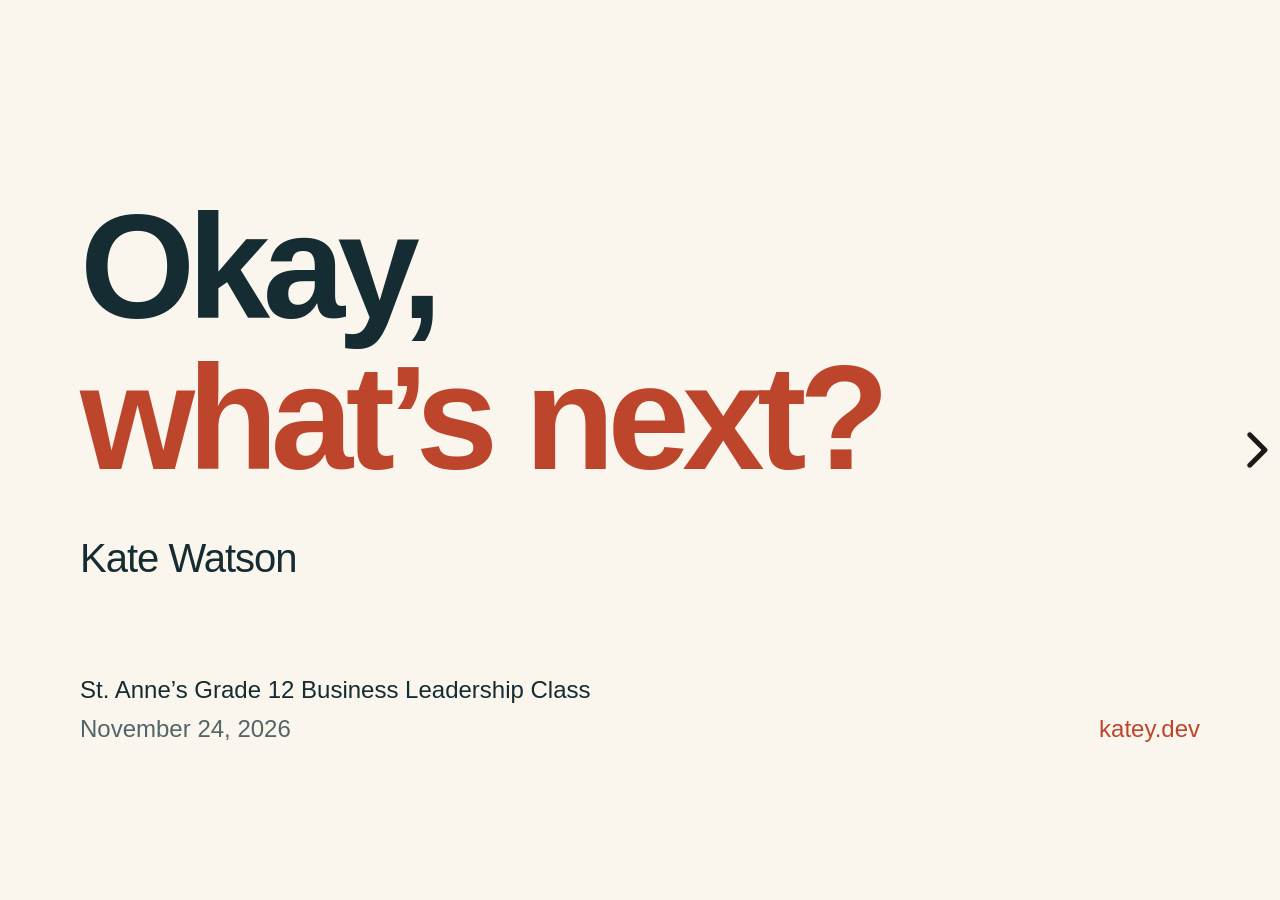
<file: index.html>
<!doctype html>
<html lang="en">
  <head>
    <meta charset="utf-8" />
    <meta name="viewport" content="width=device-width, initial-scale=1.0" />
    <meta name="description" content="Okay, what’s next? A talk by Kate Watson for St. Anne’s Grade 12 Business Leadership class." />
    <title>Okay, what’s next? · Kate Watson</title>

    <link rel="stylesheet" href="vendor/reveal/reset.css" />
    <link rel="stylesheet" href="vendor/reveal/reveal.css" />
    <link rel="stylesheet" href="styles.css?v=corner-art" />
  </head>
  <body>
    <div class="reveal">
      <div class="slides">
        <section id="hello" class="title-slide" data-background-color="#faf6ed" aria-labelledby="talk-title">
          <div class="frame title-frame">
            <h1 id="talk-title"><span>Okay,</span><span class="accent">what’s next?</span></h1>
            <p class="presenter">Kate Watson</p>
            <div class="title-footer">
              <p>St. Anne’s Grade 12 Business Leadership Class<br /><time datetime="2026-11-24">November 24, 2026</time></p>
              <a href="https://katey.dev">katey.dev</a>
            </div>
          </div>
          
        </section>

        <section id="my-path" class="path-slide" data-background-color="#ffffff" aria-labelledby="path-title">
          <div class="frame path-frame">
            <h2 id="path-title">How I got here</h2>
            <div class="career-collage">
              <figure class="university"><img src="assets/waterloo.svg" width="250" height="250" alt="University of Waterloo seal" /></figure>
              <figure class="university"><img src="assets/bowling-green.svg" width="293" height="293" alt="Bowling Green State University seal" /></figure>
              <figure><img src="assets/school-of-athens.png" alt="Raphael’s School of Athens, representing philosophy and teaching" /></figure>
              <figure><img src="assets/citizens-against-government-waste.jpg" width="438" height="184" alt="Citizens Against Government Waste" /></figure>
              <figure><img src="assets/parliament.jpeg" alt="Canada’s Parliament buildings in Ottawa" /></figure>
              <figure class="mcgraw-hill"><img src="assets/mcgraw-hill.svg" width="432" height="432" alt="McGraw Hill" /></figure>
              <figure class="pillpack"><img src="assets/pillpack.jpg" width="349" height="286" alt="PillPack by Amazon Pharmacy" /></figure>
              <figure><img src="assets/abridge.jpg" width="2400" height="1260" alt="Abridge" /></figure>
            </div>
          </div>
          
        </section>

        <section id="the-leap" class="image-slide" data-background-color="#152c32" aria-label="Kate skydiving">
          <img class="slide-image" src="assets/skydiving.jpeg" width="3840" height="2160" alt="Kate smiling during a tandem skydive, with the sea and islands below" />
          
        </section>

        <section id="wyoming" class="image-slide" data-background-color="#152c32" aria-label="Wild horses in Wyoming">
          <img class="slide-image" src="assets/wyoming-wild-horses.jpg" width="2048" height="1151" alt="Three wild horses grazing on open Wyoming grassland, with a flat-topped butte beneath a wide blue sky" />
          
        </section>

        <section id="boston" class="image-slide" data-background-color="#152c32" aria-label="Boston skyline">
          <img class="slide-image" src="assets/boston-back-bay.jpg" width="1920" height="1080" alt="Boston’s Back Bay skyline across the Charles River, seen from the Longfellow Bridge" />
          
        </section>

        <section id="philosophy-at-work" data-background-color="#faf6ed" aria-labelledby="philosophy-at-work-title">
          <div class="portrait-question">
            <div class="portrait-question-copy">
              <h2 id="philosophy-at-work-title"><span>What did</span><span class="accent">philosophy</span><span>have to do</span><span>with any of this?</span></h2>
            </div>
            <img class="portrait-question-photo" src="assets/door-reflection.jpg" width="1536" height="2048" alt="Kate photographing her reflection in the glass of an office door" />
          </div>
          
        </section>

        <section id="what-is-philosophy" data-background-color="#faf6ed" aria-labelledby="philosophy-intro-title">
          <div class="portrait-question">
            <div class="portrait-question-copy">
              <div class="philosophy-intro">
                <h2 id="philosophy-intro-title">Philosophy</h2>
                <p class="accent">Greek for “love of wisdom.”</p>
                <p>Is it fair to give everyone in a group project the same grade?</p>
              </div>
            </div>
            <img class="portrait-question-photo" src="assets/the-thinker.jpg" width="900" height="1200" alt="Auguste Rodin’s bronze sculpture The Thinker, leaning forward with his chin resting on his hand." />
          </div>
          
        </section>

        <section id="critical-thinking" class="skill-story" data-background-color="#faf6ed" aria-labelledby="critical-thinking-title">
          <div class="frame skill-story-frame">
            <h2 id="critical-thinking-title">Critical thinking</h2>
            <div class="skill-story-grid">
              <div>
                <p class="skill-story-question">Why does it fail<br />only when<br /><span class="accent">we’re busy?</span></p>
                <p class="skill-story-answer">The timing between events mattered.</p>
              </div>
              <img class="skill-story-logo" src="assets/mcgraw-hill.svg" width="432" height="432" alt="McGraw Hill" />
            </div>
            <p class="skill-leadership-point">Question assumptions. Test explanations.</p>
          </div>
          
        </section>

        <section id="persuading-epic" class="partnership-slide" data-background-color="#faf6ed" aria-labelledby="partnership-title">
          <div class="frame partnership-frame">
            <h2 id="partnership-title">Persuasion</h2>
            <p class="partnership-question">How do you persuade a giant?</p>
            <p class="launch-context">Days before launch…</p>
            <div class="partnership-companies" aria-label="Epic and Abridge">
              <img src="assets/epic-logo.jpg" width="400" height="222" alt="Epic" />
              <img src="assets/abridge.jpg" width="2400" height="1260" alt="Abridge" />
            </div>
            <p class="partnership-answer">Better for <span class="accent">both</span></p>
          </div>
          
        </section>

        <section id="writing" class="skill-story writing-story" data-background-color="#faf6ed" aria-labelledby="writing-title">
          <div class="frame skill-story-frame">
            <h2 id="writing-title">Writing</h2>
            <div class="skill-story-grid">
              <p class="skill-story-question">Can someone else<br />follow your<br /><span class="accent">reasoning?</span></p>
              <div class="writing-volume">
                <p class="writing-doc-count accent" aria-label="About one hundred">≈100</p>
                <p class="writing-doc-caption">documents<br />at Amazon</p>
              </div>
            </div>
            <p class="skill-leadership-point">Explain the idea. Help the team decide.</p>
          </div>
          
        </section>

        <section id="courage-of-convictions" class="skill-story courage-story" data-background-color="#faf6ed" aria-labelledby="courage-title">
          <div class="frame skill-story-frame">
            <h2 id="courage-title">Courage of your convictions</h2>
            <div class="courage-story-grid">
              <div>
                <p class="skill-story-question">What work<br />am I willing<br /><span class="accent">to do?</span></p>
                <p class="courage-story-context">Scott Reid’s office:<br />I wanted to do technical work.</p>
              </div>
              <figure class="philosophy-art">
                <img src="assets/death-of-socrates.jpg" width="2048" height="1345" alt="The Death of Socrates by Jacques-Louis David" />
                <figcaption><cite>The Death of Socrates</cite>, Jacques-Louis David</figcaption>
              </figure>
            </div>
            <p class="skill-leadership-point courage-leadership-point">Speak honestly about where you can contribute.</p>
          </div>
          
        </section>

        <section id="wait-it-can-do-that" class="app-story" data-background-color="#faf6ed" aria-labelledby="app-story-title">
          <div class="app-story-layout">
            <img class="app-story-screenshot" src="assets/abridge-app.jpeg" width="603" height="1304" alt="The Abridge app inside Epic, showing a recording button and the tip to focus on the patient and converse normally" />
            <div class="app-story-question">
              <h2 id="app-story-title"><span>Wait.</span><span>It can</span><span class="accent">do that?</span></h2>
            </div>
            <div class="app-story-note">
              <article class="example-medical-note" aria-label="A fictional example medical note">
                <h3>Medical note</h3>
                <p class="example-note-section">History</p>
                <p class="example-note-body"><strong>Left knee pain</strong> since Saturday, following a long walk.</p>
                <p class="example-note-body"><strong>No fall or injury</strong> reported.</p>
                <p class="example-note-label">Fictional example</p>
              </article>
            </div>
          </div>
          
        </section>

        <section id="would-you-let-it-diagnose-you" data-background-color="#faf6ed" aria-labelledby="diagnosis-title">
          <div class="diagnosis-layout">
            <img class="corner-art diagnosis-stethoscope" src="assets/stethoscope.png" width="618" height="618" alt="" />
            <h2 id="diagnosis-title" class="diagnosis-question">Would you<br />let it <span class="accent">diagnose<br />you?</span></h2>
            <div class="app-story-note">
              <article class="example-medical-note" aria-label="A fictional example medical note">
                <h3>Medical note</h3>
                <p class="example-note-section">History</p>
                <p class="example-note-body"><strong>Left knee pain</strong> since Saturday, following a long walk.</p>
                <p class="example-note-body"><strong>No fall or injury</strong> reported.</p>
                <p class="example-note-label">Fictional example</p>
              </article>
            </div>
          </div>
          
        </section>

        <section id="first-job" data-background-color="#faf6ed" aria-labelledby="first-job-title">
          <div class="frame first-job-frame">
            <h2 id="first-job-title">How am I supposed<br />to get my <span class="accent">first job?</span></h2>
            <img class="corner-art first-job-gloves" src="assets/hockey-gloves.png" width="747" height="669" alt="Cartoon hockey gloves" />
          </div>
          
        </section>

        <section id="aim-for-the-niche" data-background-color="#faf6ed" aria-labelledby="niche-title">
          <div class="frame niche-frame">
            <h2 id="niche-title">What do <span class="accent">you</span><br />know that<br />I don’t?</h2>
            <img src="assets/goalie-pad-fitting.jpg" width="612" height="612" alt="A young hockey player lies on the floor while someone helps fasten a goalie pad." />
          </div>
          
        </section>

        <section id="cheaper-to-have-a-vision" data-background-color="#faf6ed" aria-labelledby="vision-title">
          <div class="frame vision-frame">
            <h2 id="vision-title">It’s never been<br />cheaper to have<br /><span class="accent">a vision.</span></h2>
            <figure class="try-on-prototype">
              <figcaption>Goalie gear swap <span>Prototype</span></figcaption>
              <div class="try-on-details">
                <h3>Try them on<br />at the rink.</h3>
                <p>Used junior goalie pads · $80 CAD</p>
                <fieldset>
                  <legend>Pick a time before practice</legend>
                  <label><input type="radio" name="try-on-time" checked /> Thu · 4:30 pm</label>
                  <label><input type="radio" name="try-on-time" /> Sat · 9:00 am</label>
                </fieldset>
              </div>
            </figure>
          </div>
          
        </section>

        <section id="whats-next" data-background-color="#faf6ed" aria-labelledby="closing-title">
          <div class="frame closing-frame">
            <h2 id="closing-title">Okay,<br /><span class="accent">what’s next?</span></h2>
            <div class="closing-cues">
              <h3>Tell an AI five things</h3>
              <ol>
                <li>Something I know well</li>
                <li>A problem I’ve seen</li>
                <li>What people ask me for help with</li>
                <li>Someone I could talk to</li>
                <li>What I could try this week</li>
              </ol>
            </div>
            <p class="closing-prompt">Then ask, “What’s one small experiment I could run this week?”</p>
          </div>
          
        </section>

        <section id="questions" data-background-color="#faf6ed" aria-labelledby="questions-title">
          <div class="frame questions-frame">
            <h2 id="questions-title">Any <span class="accent">questions?</span></h2>
            <p class="presenter">Kate Watson<br /><a href="mailto:kate@katey.dev">kate@katey.dev</a></p>
            <p style="margin-top: 42px; font-size: 22px"><a href="credits.html">Image credits</a></p>
          </div>
        </section>
      </div>
    </div>

    <script src="vendor/reveal/reveal.js"></script>
    <script src="presentation.js"></script>
  </body>
</html>
</file>
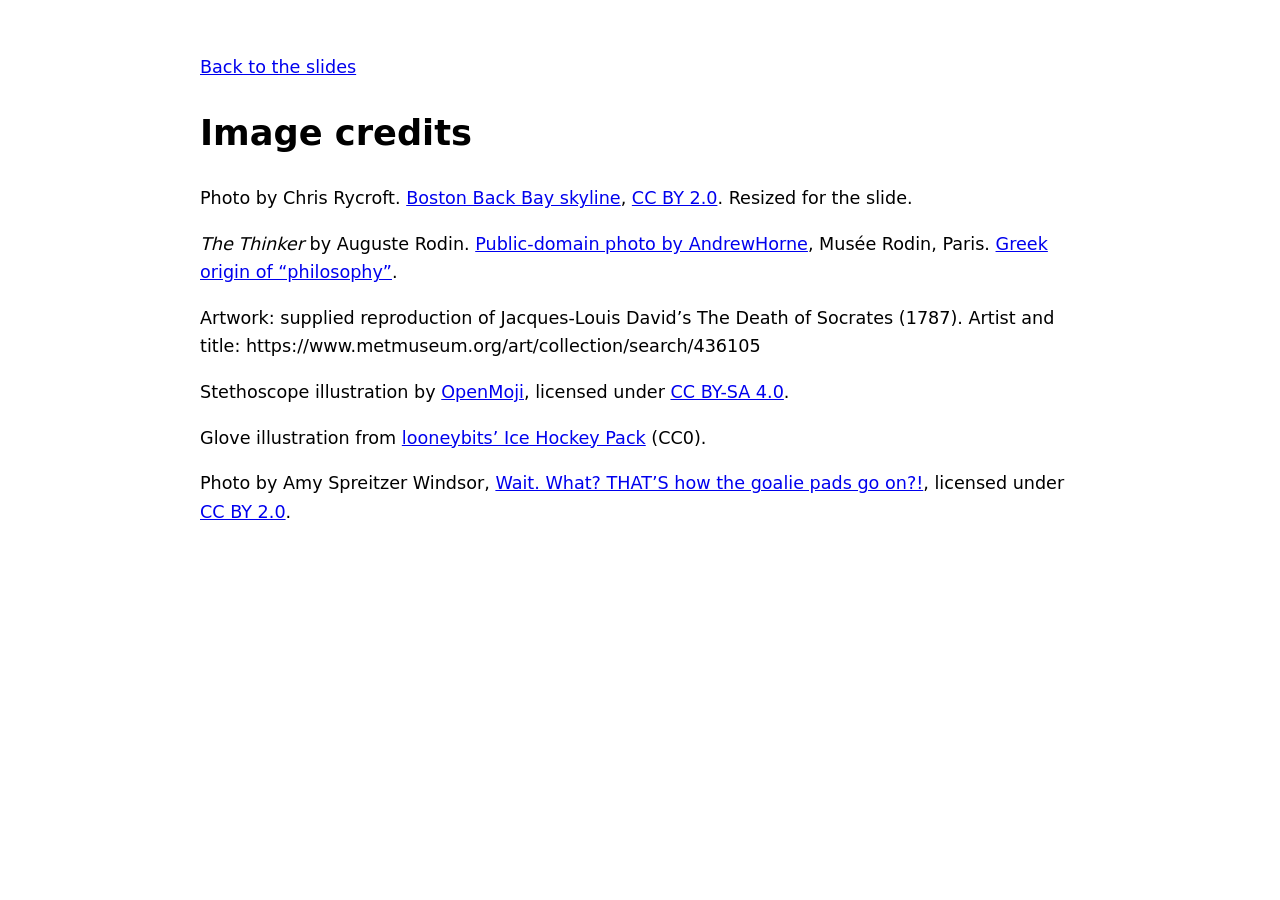
<file: credits.html>
<!doctype html><html lang="en"><meta charset="utf-8"><meta name="viewport" content="width=device-width,initial-scale=1"><title>Image credits · Okay, what’s next?</title><main style="max-width:50em;margin:3em auto;padding:0 1em;font:1.1em/1.6 system-ui"><a href="./#/questions">Back to the slides</a><h1>Image credits</h1><p>Photo by Chris Rycroft. <a href="https://commons.wikimedia.org/wiki/File:Boston_Back_Bay_skyline.jpg">Boston Back Bay skyline</a>, <a href="https://creativecommons.org/licenses/by/2.0/">CC BY 2.0</a>. Resized for the slide.</p><p><cite>The Thinker</cite> by Auguste Rodin. <a href="https://commons.wikimedia.org/wiki/File:The_Thinker,_Rodin.jpg">Public-domain photo by AndrewHorne</a>, Musée Rodin, Paris. <a href="https://phil.washington.edu/why-study-philosophy">Greek origin of “philosophy”</a>.</p><p>Artwork: supplied reproduction of Jacques-Louis David’s The Death of Socrates (1787). Artist and title: https://www.metmuseum.org/art/collection/search/436105</p><p>Stethoscope illustration by <a href="https://openmoji.org/library/emoji-1FA7A/">OpenMoji</a>, licensed under <a href="https://creativecommons.org/licenses/by-sa/4.0/">CC BY-SA 4.0</a>.</p><p>Glove illustration from <a href="https://opengameart.org/content/ice-hockey-pack">looneybits’ Ice Hockey Pack</a> (CC0).</p><p>Photo by Amy Spreitzer Windsor, <a href="https://www.flickr.com/photos/amywindsor/6798339399/">Wait. What? THAT’S how the goalie pads go on?!</a>, licensed under <a href="https://creativecommons.org/licenses/by/2.0/">CC BY 2.0</a>.</p></main></html>
</file>
<file: vendor/reveal/reveal.css>
.reveal .stretch,.reveal .r-stretch{max-width:none;max-height:none}.reveal pre.stretch code,.reveal pre.r-stretch code{box-sizing:border-box;height:100%;max-height:100%}.reveal .r-fit-text{white-space:nowrap;display:inline-block}.reveal .r-stack{grid-template-rows:100%;display:grid}.reveal .r-stack>*{grid-area:1/1;margin:auto}.reveal .r-vstack,.reveal .r-hstack{display:flex}.reveal .r-vstack img,.reveal .r-vstack video,.reveal .r-hstack img,.reveal .r-hstack video{object-fit:contain;min-width:0;min-height:0}.reveal .r-vstack{flex-direction:column;justify-content:center;align-items:center}.reveal .r-hstack{flex-direction:row;justify-content:center;align-items:center}.reveal .items-stretch{align-items:stretch}.reveal .items-start{align-items:flex-start}.reveal .items-center{align-items:center}.reveal .items-end{align-items:flex-end}.reveal .justify-between{justify-content:space-between}.reveal .justify-around{justify-content:space-around}.reveal .justify-start{justify-content:flex-start}.reveal .justify-center{justify-content:center}.reveal .justify-end{justify-content:flex-end}html.reveal-full-page{width:100%;height:100vh;height:calc(var(--vh,1vh) * 100);height:100dvh;overflow:hidden}.reveal-viewport{color:#000;--r-controls-spacing:12px;--r-overlay-header-height:40px;--r-overlay-margin:0px;--r-overlay-padding:6px;--r-overlay-gap:5px;background-color:#fff;height:100%;margin:0;line-height:1;position:relative;overflow:hidden}@media screen and (width<=1024px),(height<=768px){.reveal-viewport{--r-overlay-header-height:26px}}.reveal-viewport:fullscreen{width:100%!important;height:100%!important;top:0!important;left:0!important;transform:none!important}.reveal .fragment{transition:all .2s}.reveal .fragment:not(.custom){opacity:0;visibility:hidden;will-change:opacity}.reveal .fragment.visible{opacity:1;visibility:inherit}.reveal .fragment.disabled{transition:none}.reveal .fragment.grow{opacity:1;visibility:inherit}.reveal .fragment.grow.visible{transform:scale(1.3)}.reveal .fragment.shrink{opacity:1;visibility:inherit}.reveal .fragment.shrink.visible{transform:scale(.7)}.reveal .fragment.zoom-in{transform:scale(.1)}.reveal .fragment.zoom-in.visible{transform:none}.reveal .fragment.fade-out{opacity:1;visibility:inherit}.reveal .fragment.fade-out.visible{opacity:0;visibility:hidden}.reveal .fragment.semi-fade-out{opacity:1;visibility:inherit}.reveal .fragment.semi-fade-out.visible{opacity:.5;visibility:inherit}.reveal .fragment.strike{opacity:1;visibility:inherit}.reveal .fragment.strike.visible{text-decoration:line-through}.reveal .fragment.fade-up{transform:translateY(40px)}.reveal .fragment.fade-up.visible{transform:translate(0)}.reveal .fragment.fade-down{transform:translateY(-40px)}.reveal .fragment.fade-down.visible{transform:translate(0)}.reveal .fragment.fade-right{transform:translate(-40px)}.reveal .fragment.fade-right.visible{transform:translate(0)}.reveal .fragment.fade-left{transform:translate(40px)}.reveal .fragment.fade-left.visible{transform:translate(0)}.reveal .fragment.fade-in-then-out,.reveal .fragment.current-visible{opacity:0;visibility:hidden}.reveal .fragment.fade-in-then-out.current-fragment,.reveal .fragment.current-visible.current-fragment{opacity:1;visibility:inherit}.reveal .fragment.fade-in-then-semi-out{opacity:0;visibility:hidden}.reveal .fragment.fade-in-then-semi-out.visible{opacity:.5;visibility:inherit}.reveal .fragment.fade-in-then-semi-out.current-fragment,.reveal .fragment.highlight-red,.reveal .fragment.highlight-current-red,.reveal .fragment.highlight-green,.reveal .fragment.highlight-current-green,.reveal .fragment.highlight-blue,.reveal .fragment.highlight-current-blue{opacity:1;visibility:inherit}.reveal .fragment.highlight-red.visible{color:#ff2c2d}.reveal .fragment.highlight-green.visible{color:#17ff2e}.reveal .fragment.highlight-blue.visible{color:#1b91ff}.reveal .fragment.highlight-current-red.current-fragment{color:#ff2c2d}.reveal .fragment.highlight-current-green.current-fragment{color:#17ff2e}.reveal .fragment.highlight-current-blue.current-fragment{color:#1b91ff}.reveal:after{content:"";font-style:italic}.reveal iframe{z-index:1}.reveal a{position:relative}@keyframes bounce-right{0%,10%,25%,40%,50%{transform:translate(0)}20%{transform:translate(10px)}30%{transform:translate(-5px)}}@keyframes bounce-left{0%,10%,25%,40%,50%{transform:translate(0)}20%{transform:translate(-10px)}30%{transform:translate(5px)}}@keyframes bounce-down{0%,10%,25%,40%,50%{transform:translateY(0)}20%{transform:translateY(10px)}30%{transform:translateY(-5px)}}.reveal .controls{top:auto;bottom:var(--r-controls-spacing);right:var(--r-controls-spacing);z-index:11;color:#000;pointer-events:none;font-size:10px;display:none;position:absolute;left:auto}.reveal .controls button{cursor:pointer;color:currentColor;z-index:2;pointer-events:auto;font-size:inherit;visibility:hidden;opacity:0;-webkit-appearance:none;-webkit-tap-highlight-color:#0000;background-color:#0000;border:0;outline:0;padding:0;transition:color .2s,opacity .2s,transform .2s;position:absolute;transform:scale(.9999)}.reveal .controls .controls-arrow:before,.reveal .controls .controls-arrow:after{content:"";transform-origin:.2em;will-change:transform;background-color:currentColor;border-radius:.25em;width:2.6em;height:.5em;transition:all .15s,background-color .8s;position:absolute;top:0;left:0}.reveal .controls .controls-arrow{width:3.6em;height:3.6em;position:relative}.reveal .controls .controls-arrow:before{transform:translate(.5em)translateY(1.55em)rotate(45deg)}.reveal .controls .controls-arrow:after{transform:translate(.5em)translateY(1.55em)rotate(-45deg)}.reveal .controls .controls-arrow:hover:before{transform:translate(.5em)translateY(1.55em)rotate(40deg)}.reveal .controls .controls-arrow:hover:after{transform:translate(.5em)translateY(1.55em)rotate(-40deg)}.reveal .controls .controls-arrow:active:before{transform:translate(.5em)translateY(1.55em)rotate(36deg)}.reveal .controls .controls-arrow:active:after{transform:translate(.5em)translateY(1.55em)rotate(-36deg)}.reveal .controls .navigate-left{bottom:3.2em;right:6.4em;transform:translate(-10px)}.reveal .controls .navigate-left.highlight{animation:2s ease-out 50 both bounce-left}.reveal .controls .navigate-right{bottom:3.2em;right:0;transform:translate(10px)}.reveal .controls .navigate-right .controls-arrow{transform:rotate(180deg)}.reveal .controls .navigate-right.highlight{animation:2s ease-out 50 both bounce-right}.reveal .controls .navigate-up{bottom:6.4em;right:3.2em;transform:translateY(-10px)}.reveal .controls .navigate-up .controls-arrow{transform:rotate(90deg)}.reveal .controls .navigate-down{padding-bottom:1.4em;bottom:-1.4em;right:3.2em;transform:translateY(10px)}.reveal .controls .navigate-down .controls-arrow{transform:rotate(-90deg)}.reveal .controls .navigate-down.highlight{animation:2s ease-out 50 both bounce-down}.reveal .controls[data-controls-back-arrows=faded] .navigate-up.enabled{opacity:.3}.reveal .controls[data-controls-back-arrows=faded] .navigate-up.enabled:hover{opacity:1}.reveal .controls[data-controls-back-arrows=hidden] .navigate-up.enabled{opacity:0;visibility:hidden}.reveal .controls .enabled{visibility:visible;opacity:.9;cursor:pointer;transform:none}.reveal .controls .enabled.fragmented{opacity:.5}.reveal .controls .enabled:hover,.reveal .controls .enabled.fragmented:hover{opacity:1}.reveal:not(.rtl) .controls[data-controls-back-arrows=faded] .navigate-left.enabled{opacity:.3}.reveal:not(.rtl) .controls[data-controls-back-arrows=faded] .navigate-left.enabled:hover{opacity:1}.reveal:not(.rtl) .controls[data-controls-back-arrows=hidden] .navigate-left.enabled{opacity:0;visibility:hidden}.reveal.rtl .controls[data-controls-back-arrows=faded] .navigate-right.enabled{opacity:.3}.reveal.rtl .controls[data-controls-back-arrows=faded] .navigate-right.enabled:hover{opacity:1}.reveal.rtl .controls[data-controls-back-arrows=hidden] .navigate-right.enabled{opacity:0;visibility:hidden}.reveal[data-navigation-mode=linear].has-horizontal-slides .navigate-up,.reveal[data-navigation-mode=linear].has-horizontal-slides .navigate-down{display:none}.reveal[data-navigation-mode=linear].has-horizontal-slides .navigate-left,.reveal:not(.has-vertical-slides) .controls .navigate-left{bottom:1.4em;right:5.5em}.reveal[data-navigation-mode=linear].has-horizontal-slides .navigate-right,.reveal:not(.has-vertical-slides) .controls .navigate-right{bottom:1.4em;right:.5em}.reveal:not(.has-horizontal-slides) .controls .navigate-up{bottom:5em;right:1.4em}.reveal:not(.has-horizontal-slides) .controls .navigate-down{bottom:.5em;right:1.4em}.reveal.has-dark-background .controls{color:#fff}.reveal.has-light-background .controls{color:#000}.reveal.no-hover .controls .controls-arrow:hover:before,.reveal.no-hover .controls .controls-arrow:active:before{transform:translate(.5em)translateY(1.55em)rotate(45deg)}.reveal.no-hover .controls .controls-arrow:hover:after,.reveal.no-hover .controls .controls-arrow:active:after{transform:translate(.5em)translateY(1.55em)rotate(-45deg)}@media screen and (width>=500px){.reveal-viewport{--r-controls-spacing:.8em}.reveal .controls[data-controls-layout=edges]{inset:0}.reveal .controls[data-controls-layout=edges] .navigate-left,.reveal .controls[data-controls-layout=edges] .navigate-right,.reveal .controls[data-controls-layout=edges] .navigate-up,.reveal .controls[data-controls-layout=edges] .navigate-down{bottom:auto;right:auto}.reveal .controls[data-controls-layout=edges] .navigate-left{top:50%;left:var(--r-controls-spacing);margin-top:-1.8em}.reveal .controls[data-controls-layout=edges] .navigate-right{top:50%;right:var(--r-controls-spacing);margin-top:-1.8em}.reveal .controls[data-controls-layout=edges] .navigate-up{top:var(--r-controls-spacing);margin-left:-1.8em;left:50%}.reveal .controls[data-controls-layout=edges] .navigate-down{bottom:calc(var(--r-controls-spacing) - 1.4em + .3em);margin-left:-1.8em;left:50%}}.reveal .progress{z-index:10;color:#fff;background-color:#0003;width:100%;height:3px;display:none;position:absolute;bottom:0;left:0}.reveal .progress:after{content:"";width:100%;height:10px;display:block;position:absolute;top:-10px}.reveal .progress span{transform-origin:0 0;background-color:currentColor;width:100%;height:100%;transition:transform .8s cubic-bezier(.26,.86,.44,.985);display:block;transform:scaleX(0)}.reveal .slide-number{z-index:31;color:#fff;background-color:#0006;padding:5px;font-family:Helvetica,sans-serif;font-size:12px;line-height:1;display:block;position:absolute;bottom:8px;right:8px}.reveal .slide-number a{color:currentColor}.reveal .slide-number-delimiter{margin:0 3px}.reveal{touch-action:pinch-zoom;width:100%;height:100%;position:relative;overflow:hidden}.reveal.embedded{touch-action:pan-y}.reveal.embedded.is-vertical-slide{touch-action:none}.reveal .slides{pointer-events:none;z-index:1;text-align:center;perspective:600px;perspective-origin:50% 40%;width:100%;height:100%;margin:auto;position:absolute;inset:0;overflow:visible}.reveal .slides>section{perspective:600px}.reveal .slides>section,.reveal .slides>section>section{pointer-events:auto;z-index:10;transform-style:flat;width:100%;transition:transform-origin .8s cubic-bezier(.26,.86,.44,.985),transform .8s cubic-bezier(.26,.86,.44,.985),visibility .8s cubic-bezier(.26,.86,.44,.985),opacity .8s cubic-bezier(.26,.86,.44,.985);display:none;position:absolute}.reveal[data-transition-speed=fast] .slides section{transition-duration:.4s}.reveal[data-transition-speed=slow] .slides section{transition-duration:1.2s}.reveal .slides section[data-transition-speed=fast]{transition-duration:.4s}.reveal .slides section[data-transition-speed=slow]{transition-duration:1.2s}.reveal .slides>section.stack{pointer-events:none;height:100%;padding-top:0;padding-bottom:0}.reveal .slides>section.present,.reveal .slides>section>section.present{z-index:11;opacity:1;display:block}.reveal .slides>section:empty,.reveal .slides>section>section:empty,.reveal .slides>section[data-background-interactive],.reveal .slides>section>section[data-background-interactive]{pointer-events:none}.reveal.center,.reveal.center .slides,.reveal.center .slides section{min-height:0!important}.reveal .slides>section:not(.present),.reveal .slides>section>section:not(.present){pointer-events:none}.reveal.overview .slides>section,.reveal.overview .slides>section>section{pointer-events:auto}.reveal .slides>section.past,.reveal .slides>section.future,.reveal .slides>section.past>section,.reveal .slides>section.future>section,.reveal .slides>section>section.past,.reveal .slides>section>section.future{opacity:0}.reveal .slides>section[data-transition=slide].past,.reveal .slides>section[data-transition~=slide-out].past,.reveal.slide .slides>section:not([data-transition]).past{transform:translate(-150%)}.reveal .slides>section[data-transition=slide].future,.reveal .slides>section[data-transition~=slide-in].future,.reveal.slide .slides>section:not([data-transition]).future{transform:translate(150%)}.reveal .slides>section>section[data-transition=slide].past,.reveal .slides>section>section[data-transition~=slide-out].past,.reveal.slide .slides>section>section:not([data-transition]).past{transform:translateY(-150%)}.reveal .slides>section>section[data-transition=slide].future,.reveal .slides>section>section[data-transition~=slide-in].future,.reveal.slide .slides>section>section:not([data-transition]).future{transform:translateY(150%)}.reveal .slides>section[data-transition=linear].past,.reveal .slides>section[data-transition~=linear-out].past,.reveal.linear .slides>section:not([data-transition]).past{transform:translate(-150%)}.reveal .slides>section[data-transition=linear].future,.reveal .slides>section[data-transition~=linear-in].future,.reveal.linear .slides>section:not([data-transition]).future{transform:translate(150%)}.reveal .slides>section>section[data-transition=linear].past,.reveal .slides>section>section[data-transition~=linear-out].past,.reveal.linear .slides>section>section:not([data-transition]).past{transform:translateY(-150%)}.reveal .slides>section>section[data-transition=linear].future,.reveal .slides>section>section[data-transition~=linear-in].future,.reveal.linear .slides>section>section:not([data-transition]).future{transform:translateY(150%)}.reveal .slides section[data-transition=default].stack,.reveal.default .slides section.stack{transform-style:preserve-3d}.reveal .slides>section[data-transition=default].past,.reveal .slides>section[data-transition~=default-out].past,.reveal.default .slides>section:not([data-transition]).past{transform:translate(-100%)rotateY(-90deg)translate(-100%)}.reveal .slides>section[data-transition=default].future,.reveal .slides>section[data-transition~=default-in].future,.reveal.default .slides>section:not([data-transition]).future{transform:translate(100%)rotateY(90deg)translate(100%)}.reveal .slides>section>section[data-transition=default].past,.reveal .slides>section>section[data-transition~=default-out].past,.reveal.default .slides>section>section:not([data-transition]).past{transform:translateY(-300px)rotateX(70deg)translateY(-300px)}.reveal .slides>section>section[data-transition=default].future,.reveal .slides>section>section[data-transition~=default-in].future,.reveal.default .slides>section>section:not([data-transition]).future{transform:translateY(300px)rotateX(-70deg)translateY(300px)}.reveal .slides section[data-transition=convex].stack,.reveal.convex .slides section.stack{transform-style:preserve-3d}.reveal .slides>section[data-transition=convex].past,.reveal .slides>section[data-transition~=convex-out].past,.reveal.convex .slides>section:not([data-transition]).past{transform:translate(-100%)rotateY(-90deg)translate(-100%)}.reveal .slides>section[data-transition=convex].future,.reveal .slides>section[data-transition~=convex-in].future,.reveal.convex .slides>section:not([data-transition]).future{transform:translate(100%)rotateY(90deg)translate(100%)}.reveal .slides>section>section[data-transition=convex].past,.reveal .slides>section>section[data-transition~=convex-out].past,.reveal.convex .slides>section>section:not([data-transition]).past{transform:translateY(-300px)rotateX(70deg)translateY(-300px)}.reveal .slides>section>section[data-transition=convex].future,.reveal .slides>section>section[data-transition~=convex-in].future,.reveal.convex .slides>section>section:not([data-transition]).future{transform:translateY(300px)rotateX(-70deg)translateY(300px)}.reveal .slides section[data-transition=concave].stack,.reveal.concave .slides section.stack{transform-style:preserve-3d}.reveal .slides>section[data-transition=concave].past,.reveal .slides>section[data-transition~=concave-out].past,.reveal.concave .slides>section:not([data-transition]).past{transform:translate(-100%)rotateY(90deg)translate(-100%)}.reveal .slides>section[data-transition=concave].future,.reveal .slides>section[data-transition~=concave-in].future,.reveal.concave .slides>section:not([data-transition]).future{transform:translate(100%)rotateY(-90deg)translate(100%)}.reveal .slides>section>section[data-transition=concave].past,.reveal .slides>section>section[data-transition~=concave-out].past,.reveal.concave .slides>section>section:not([data-transition]).past{transform:translateY(-80%)rotateX(-70deg)translateY(-80%)}.reveal .slides>section>section[data-transition=concave].future,.reveal .slides>section>section[data-transition~=concave-in].future,.reveal.concave .slides>section>section:not([data-transition]).future{transform:translateY(80%)rotateX(70deg)translateY(80%)}.reveal .slides section[data-transition=zoom],.reveal.zoom .slides section:not([data-transition]){transition-timing-function:ease}.reveal .slides>section[data-transition=zoom].past,.reveal .slides>section[data-transition~=zoom-out].past,.reveal.zoom .slides>section:not([data-transition]).past{visibility:hidden;transform:scale(16)}.reveal .slides>section[data-transition=zoom].future,.reveal .slides>section[data-transition~=zoom-in].future,.reveal.zoom .slides>section:not([data-transition]).future{visibility:hidden;transform:scale(.2)}.reveal .slides>section>section[data-transition=zoom].past,.reveal .slides>section>section[data-transition~=zoom-out].past,.reveal.zoom .slides>section>section:not([data-transition]).past{transform:scale(16)}.reveal .slides>section>section[data-transition=zoom].future,.reveal .slides>section>section[data-transition~=zoom-in].future,.reveal.zoom .slides>section>section:not([data-transition]).future{transform:scale(.2)}.reveal.cube .slides{perspective:1300px}.reveal.cube .slides section{backface-visibility:hidden;box-sizing:border-box;min-height:700px;transform-style:preserve-3d;padding:30px}.reveal.center.cube .slides section{min-height:0}.reveal.cube .slides section:not(.stack):before{content:"";background:#0000001a;border-radius:4px;width:100%;height:100%;display:block;position:absolute;top:0;left:0;transform:translateZ(-20px)}.reveal.cube .slides section:not(.stack):after{content:"";z-index:1;background:0 0;border-radius:4px;width:90%;height:30px;display:block;position:absolute;bottom:0;left:5%;transform:translateZ(-90px)rotateX(65deg);box-shadow:0 95px 25px #0003}.reveal.cube .slides>section.stack{background:0 0;padding:0}.reveal.cube .slides>section.past{transform-origin:100% 0;transform:translate(-100%)rotateY(-90deg)}.reveal.cube .slides>section.future{transform-origin:0 0;transform:translate(100%)rotateY(90deg)}.reveal.cube .slides>section>section.past{transform-origin:0 100%;transform:translateY(-100%)rotateX(90deg)}.reveal.cube .slides>section>section.future{transform-origin:0 0;transform:translateY(100%)rotateX(-90deg)}.reveal.page .slides{perspective-origin:0%;perspective:3000px}.reveal.page .slides section{box-sizing:border-box;min-height:700px;transform-style:preserve-3d;padding:30px}.reveal.page .slides section.past{z-index:12}.reveal.page .slides section:not(.stack):before{content:"";background:#0000001a;width:100%;height:100%;display:block;position:absolute;top:0;left:0;transform:translateZ(-20px)}.reveal.page .slides section:not(.stack):after{content:"";z-index:1;background:0 0;border-radius:4px;width:90%;height:30px;display:block;position:absolute;bottom:0;left:5%;transform:translateZ(-90px)rotateX(65deg);box-shadow:0 95px 25px #0003}.reveal.page .slides>section.stack{background:0 0;padding:0}.reveal.page .slides>section.past{transform-origin:0 0;transform:translate(-40%)rotateY(-80deg)}.reveal.page .slides>section.future{transform-origin:100% 0;transform:translate(0,0)}.reveal.page .slides>section>section.past{transform-origin:0 0;transform:translateY(-40%)rotateX(80deg)}.reveal.page .slides>section>section.future{transform-origin:0 100%;transform:translate(0,0)}.reveal .slides section[data-transition=fade],.reveal.fade .slides section:not([data-transition]),.reveal.fade .slides>section>section:not([data-transition]){transition:opacity .5s;transform:none}.reveal.fade.overview .slides section,.reveal.fade.overview .slides>section>section{transition:none}.reveal .slides section[data-transition=none],.reveal.none .slides section:not([data-transition]){transition:none;transform:none}.reveal .pause-overlay{visibility:hidden;opacity:0;z-index:100;background:#000;width:100%;height:100%;transition:all 1s;position:absolute;top:0;left:0}.reveal .pause-overlay .resume-button{color:#ccc;cursor:pointer;background:0 0;border:2px solid #ccc;border-radius:2px;padding:6px 14px;font-size:16px;position:absolute;bottom:20px;right:20px}.reveal .pause-overlay .resume-button:hover{color:#fff;border-color:#fff}.reveal.paused .pause-overlay{visibility:visible;opacity:1}.reveal .no-transition,.reveal .no-transition *,.reveal .slides.disable-slide-transitions section{transition:none!important}.reveal .slides.disable-slide-transitions section{transform:none!important}.reveal .backgrounds{perspective:600px;width:100%;height:100%;position:absolute;top:0;left:0}.reveal .slide-background{opacity:0;visibility:hidden;background-color:#0000;width:100%;height:100%;transition:all .8s cubic-bezier(.26,.86,.44,.985);display:none;position:absolute;overflow:hidden}.reveal .slide-background-content{background-position:50%;background-repeat:no-repeat;background-size:cover;width:100%;height:100%;position:absolute}.reveal .slide-background.stack{display:block}.reveal .slide-background.present{opacity:1;visibility:visible;z-index:2}.print-pdf .reveal .slide-background{opacity:1!important;visibility:visible!important}.reveal .slide-background video{object-fit:cover;width:100%;max-width:none;height:100%;max-height:none;position:absolute;top:0;left:0}.reveal .slide-background[data-background-size=contain] video{object-fit:contain}.reveal[data-background-transition=none]>.backgrounds .slide-background:not([data-background-transition]),.reveal>.backgrounds .slide-background[data-background-transition=none]{transition:none}.reveal[data-background-transition=slide]>.backgrounds .slide-background:not([data-background-transition]),.reveal>.backgrounds .slide-background[data-background-transition=slide]{opacity:1}.reveal[data-background-transition=slide]>.backgrounds .slide-background.past:not([data-background-transition]),.reveal>.backgrounds .slide-background.past[data-background-transition=slide]{transform:translate(-100%)}.reveal[data-background-transition=slide]>.backgrounds .slide-background.future:not([data-background-transition]),.reveal>.backgrounds .slide-background.future[data-background-transition=slide]{transform:translate(100%)}.reveal[data-background-transition=slide]>.backgrounds .slide-background>.slide-background.past:not([data-background-transition]),.reveal>.backgrounds .slide-background>.slide-background.past[data-background-transition=slide]{transform:translateY(-100%)}.reveal[data-background-transition=slide]>.backgrounds .slide-background>.slide-background.future:not([data-background-transition]),.reveal>.backgrounds .slide-background>.slide-background.future[data-background-transition=slide]{transform:translateY(100%)}.reveal[data-background-transition=convex]>.backgrounds .slide-background.past:not([data-background-transition]),.reveal>.backgrounds .slide-background.past[data-background-transition=convex]{opacity:0;transform:translate(-100%)rotateY(-90deg)translate(-100%)}.reveal[data-background-transition=convex]>.backgrounds .slide-background.future:not([data-background-transition]),.reveal>.backgrounds .slide-background.future[data-background-transition=convex]{opacity:0;transform:translate(100%)rotateY(90deg)translate(100%)}.reveal[data-background-transition=convex]>.backgrounds .slide-background>.slide-background.past:not([data-background-transition]),.reveal>.backgrounds .slide-background>.slide-background.past[data-background-transition=convex]{opacity:0;transform:translateY(-100%)rotateX(90deg)translateY(-100%)}.reveal[data-background-transition=convex]>.backgrounds .slide-background>.slide-background.future:not([data-background-transition]),.reveal>.backgrounds .slide-background>.slide-background.future[data-background-transition=convex]{opacity:0;transform:translateY(100%)rotateX(-90deg)translateY(100%)}.reveal[data-background-transition=concave]>.backgrounds .slide-background.past:not([data-background-transition]),.reveal>.backgrounds .slide-background.past[data-background-transition=concave]{opacity:0;transform:translate(-100%)rotateY(90deg)translate(-100%)}.reveal[data-background-transition=concave]>.backgrounds .slide-background.future:not([data-background-transition]),.reveal>.backgrounds .slide-background.future[data-background-transition=concave]{opacity:0;transform:translate(100%)rotateY(-90deg)translate(100%)}.reveal[data-background-transition=concave]>.backgrounds .slide-background>.slide-background.past:not([data-background-transition]),.reveal>.backgrounds .slide-background>.slide-background.past[data-background-transition=concave]{opacity:0;transform:translateY(-100%)rotateX(-90deg)translateY(-100%)}.reveal[data-background-transition=concave]>.backgrounds .slide-background>.slide-background.future:not([data-background-transition]),.reveal>.backgrounds .slide-background>.slide-background.future[data-background-transition=concave]{opacity:0;transform:translateY(100%)rotateX(90deg)translateY(100%)}.reveal[data-background-transition=zoom]>.backgrounds .slide-background:not([data-background-transition]),.reveal>.backgrounds .slide-background[data-background-transition=zoom]{transition-timing-function:ease}.reveal[data-background-transition=zoom]>.backgrounds .slide-background.past:not([data-background-transition]),.reveal>.backgrounds .slide-background.past[data-background-transition=zoom]{opacity:0;visibility:hidden;transform:scale(16)}.reveal[data-background-transition=zoom]>.backgrounds .slide-background.future:not([data-background-transition]),.reveal>.backgrounds .slide-background.future[data-background-transition=zoom]{opacity:0;visibility:hidden;transform:scale(.2)}.reveal[data-background-transition=zoom]>.backgrounds .slide-background>.slide-background.past:not([data-background-transition]),.reveal>.backgrounds .slide-background>.slide-background.past[data-background-transition=zoom]{opacity:0;visibility:hidden;transform:scale(16)}.reveal[data-background-transition=zoom]>.backgrounds .slide-background>.slide-background.future:not([data-background-transition]),.reveal>.backgrounds .slide-background>.slide-background.future[data-background-transition=zoom]{opacity:0;visibility:hidden;transform:scale(.2)}.reveal[data-transition-speed=fast]>.backgrounds .slide-background{transition-duration:.4s}.reveal[data-transition-speed=slow]>.backgrounds .slide-background{transition-duration:1.2s}.reveal [data-auto-animate-target^=unmatched]{will-change:opacity}.reveal section[data-auto-animate]:not(.stack):not([data-auto-animate=running]) [data-auto-animate-target^=unmatched]{opacity:0}.reveal.overview{perspective-origin:50%;perspective:700px}.reveal.overview .slides section{cursor:pointer;box-sizing:border-box;height:100%;overflow:hidden;opacity:1!important;visibility:visible!important;top:0!important}.reveal.overview .slides section:hover,.reveal.overview .slides section.present{outline-offset:10px;outline:10px solid #96969699}.reveal.overview .slides section.present{outline:10px solid var(--r-link-color)}.reveal.overview .slides section .fragment{opacity:1;transition:none}.reveal.overview .slides section:after,.reveal.overview .slides section:before{display:none!important}.reveal.overview .slides>section.stack{background:0 0;outline:none;padding:0;overflow:visible;top:0!important}.reveal.overview .backgrounds{perspective:inherit}.reveal.overview .backgrounds .slide-background{opacity:1;visibility:visible;outline-offset:10px;outline:10px solid #9696961a}.reveal.overview .backgrounds .slide-background.stack{overflow:visible}.reveal.overview .slides section,.reveal.overview-deactivating .slides section,.reveal.overview .backgrounds .slide-background,.reveal.overview-deactivating .backgrounds .slide-background{transition:none}.reveal.rtl .slides,.reveal.rtl .slides h1,.reveal.rtl .slides h2,.reveal.rtl .slides h3,.reveal.rtl .slides h4,.reveal.rtl .slides h5,.reveal.rtl .slides h6{direction:rtl;font-family:sans-serif}.reveal.rtl pre,.reveal.rtl code{direction:ltr}.reveal.rtl ol,.reveal.rtl ul{text-align:right}.reveal.rtl .progress span{transform-origin:100% 0}.reveal.has-parallax-background .backgrounds{transition:all .8s}.reveal.has-parallax-background[data-transition-speed=fast] .backgrounds{transition-duration:.4s}.reveal.has-parallax-background[data-transition-speed=slow] .backgrounds{transition-duration:1.2s}@keyframes fade-in{0%{opacity:0}to{opacity:1}}@keyframes scale-up{0%{transform:scale(.95)}to{transform:scale(1)}}.reveal [data-preview-image],.reveal [data-preview-video],.reveal [data-preview-link]:not(a):not([data-preview-link=false]){cursor:zoom-in}.r-overlay{top:var(--r-overlay-margin);right:var(--r-overlay-margin);bottom:var(--r-overlay-margin);left:var(--r-overlay-margin);border-radius:min(var(--r-overlay-margin), 6px);z-index:99;-webkit-backdrop-filter:blur(10px);backdrop-filter:blur(10px);color:#fff;background:#000000f2;font-family:ui-sans-serif,system-ui,-apple-system,Helvetica,sans-serif;transition:all .3s;animation:.3s fade-in;position:absolute}.r-overlay-viewport{top:var(--r-overlay-padding);right:var(--r-overlay-padding);bottom:var(--r-overlay-padding);left:var(--r-overlay-padding);gap:var(--r-overlay-gap);flex-direction:column;display:flex;position:absolute}.r-overlay-header{z-index:2;box-sizing:border-box;height:var(--r-overlay-header-height);justify-content:flex-end;align-items:center;gap:6px;display:flex}.r-overlay-header .r-overlay-header-button{all:unset;min-width:var(--r-overlay-header-height);min-height:var(--r-overlay-header-height);padding:0 calc(var(--r-overlay-header-height) / 4);opacity:1;cursor:pointer;box-sizing:border-box;border-radius:6px;justify-content:center;align-items:center;gap:8px;font-size:18px;display:flex}.r-overlay-header .r-overlay-header-button:hover{opacity:1;background-color:#ffffff26}.r-overlay-header .icon{background-position:50%;background-repeat:no-repeat;background-size:100%;width:20px;height:20px;display:inline-block}.r-overlay-close .icon{background-image:url([data-uri])}.r-overlay-external .icon{background-image:url([data-uri])}.r-overlay-content{background-color:#141414cc;border-radius:6px;flex-grow:1;place-items:center;animation:.5s cubic-bezier(.26,.86,.44,.985) scale-up;display:grid;position:relative;overflow:hidden}.r-overlay-spinner{z-index:10;visibility:hidden;opacity:0;background-image:url([data-uri]%2F%2F%2F6%2Bvr8nJybW1tcDAwOjo6Nvb26ioqKOjo7Ozs%2FLy8vz8%2FAAAAAAAAAAAACH%2FC05FVFNDQVBFMi4wAwEAAAAh%2FhpDcmVhdGVkIHdpdGggYWpheGxvYWQuaW5mbwAh%[base64]%2FV%2FnmOM82XiHRLYKhKP1oZmADdEAAAh%2BQQJCgAAACwAAAAAIAAgAAAE6hDISWlZpOrNp1lGNRSdRpDUolIGw5RUYhhHukqFu8DsrEyqnWThGvAmhVlteBvojpTDDBUEIFwMFBRAmBkSgOrBFZogCASwBDEY%2FCZSg7GSE0gSCjQBMVG023xWBhklAnoEdhQEfyNqMIcKjhRsjEdnezB%2BA4k8gTwJhFuiW4dokXiloUepBAp5qaKpp6%2BHo7aWW54wl7obvEe0kRuoplCGepwSx2jJvqHEmGt6whJpGpfJCHmOoNHKaHx61WiSR92E4lbFoq%2BB6QDtuetcaBPnW6%2BO7wDHpIiK9SaVK5GgV543tzjgGcghAgAh%[base64]%2B%2BG%2Bw48edZPK%2BM6hLJpQg484enXIdQFSS1u6UhksENEQAAIfkECQoAAAAsAAAAACAAIAAABOcQyEmpGKLqzWcZRVUQnZYg1aBSh2GUVEIQ2aQOE%2BG%2BcD4ntpWkZQj1JIiZIogDFFyHI0UxQwFugMSOFIPJftfVAEoZLBbcLEFhlQiqGp1Vd140AUklUN3eCA51C1EWMzMCezCBBmkxVIVHBWd3HHl9JQOIJSdSnJ0TDKChCwUJjoWMPaGqDKannasMo6WnM562R5YluZRwur0wpgqZE7NKUm%2BFNRPIhjBJxKZteWuIBMN4zRMIVIhffcgojwCF117i4nlLnY5ztRLsnOk%2BaV%2BoJY7V7m76PdkS4trKcdg0Zc0tTcKkRAAAIfkECQoAAAAsAAAAACAAIAAABO4QyEkpKqjqzScpRaVkXZWQEximw1BSCUEIlDohrft6cpKCk5xid5MNJTaAIkekKGQkWyKHkvhKsR7ARmitkAYDYRIbUQRQjWBwJRzChi9CRlBcY1UN4g0%[base64]%[base64]%2BE71SRQeyqUToLA7VxF0JDyIQh%2FMVVPMt1ECZlfcjZJ9mIKoaTl1MRIl5o4CUKXOwmyrCInCKqcWtvadL2SYhyASyNDJ0uIiRMDjI0Fd30%2FiI2UA5GSS5UDj2l6NoqgOgN4gksEBgYFf0FDqKgHnyZ9OX8HrgYHdHpcHQULXAS2qKpENRg7eAMLC7kTBaixUYFkKAzWAAnLC7FLVxLWDBLKCwaKTULgEwbLA4hJtOkSBNqITT3xEgfLpBtzE%2FjiuL04RGEBgwWhShRgQExHBAAh%2BQQJCgAAACwAAAAAIAAgAAAE7xDISWlSqerNpyJKhWRdlSAVoVLCWk6JKlAqAavhO9UkUHsqlE6CwO1cRdCQ8iEIfzFVTzLdRAmZX3I2SfZiCqGk5dTESJeaOAlClzsJsqwiJwiqnFrb2nS9kmIcgEsjQydLiIlHehhpejaIjzh9eomSjZR%[base64]%2BE71SRQeyqUToLA7VxF0JDyIQh%[base64]%2BE71SRQeyqUToLA7VxF0JDyIQh%2FMVVPMt1ECZlfcjZJ9mIKoaTl1MRIl5o4CUKXOwmyrCInCKqcWtvadL2SYhyASyNDJ0uIiUd6GAULDJCRiXo1CpGXDJOUjY%2BYip9DhToJA4RBLwMLCwVDfRgbBAaqqoZ1XBMHswsHtxtFaH1iqaoGNgAIxRpbFAgfPQSqpbgGBqUD1wBXeCYp1AYZ19JJOYgH1KwA4UBvQwXUBxPqVD9L3sbp2BNk2xvvFPJd%2BMFCN6HAAIKgNggY0KtEBAAh%[base64]%2BvsYMDAzZQPC9VCNkDWUhGkuE5PxJNwiUK4UfLzOlD4WvzAHaoG9nxPi5d%2BjYUqfAhhykOFwJWiAAAIfkECQoAAAAsAAAAACAAIAAABPAQyElpUqnqzaciSoVkXVUMFaFSwlpOCcMYlErAavhOMnNLNo8KsZsMZItJEIDIFSkLGQoQTNhIsFehRww2CQLKF0tYGKYSg%2BygsZIuNqJksKgbfgIGepNo2cIUB3V1B3IvNiBYNQaDSTtfhhx0CwVPI0UJe0%2Bbm4g5VgcGoqOcnjmjqDSdnhgEoamcsZuXO1aWQy8KAwOAuTYYGwi7w5h%2BKr0SJ8MFihpNbx%2B4Erq7BYBuzsdiH1jCAzoSfl0rVirNbRXlBBlLX%2BBP0XJLAPGzTkAuAOqb0WT5AH7OcdCm5B8TgRwSRKIHQtaLCwg1RAAAOwAAAAAAAAAAAA%3D%3D);width:32px;height:32px;margin:-16px 0 0 -16px;display:block;position:absolute;top:50%;left:50%}.r-overlay-preview .r-overlay-content iframe{opacity:0;visibility:hidden;border:0;width:100%;max-width:100%;height:100%;max-height:100%;transition:all .3s}.r-overlay-preview[data-state=loaded] iframe{opacity:1;visibility:visible}.r-overlay-preview .r-overlay-content img,.r-overlay-preview .r-overlay-content video{object-fit:scale-down;width:100%;max-width:100%;height:100%;max-height:100%;margin:0;position:absolute}.r-overlay-preview[data-preview-fit=none] img,.r-overlay-preview[data-preview-fit=none] video{object-fit:none}.r-overlay-preview[data-preview-fit=scale-down] img,.r-overlay-preview[data-preview-fit=scale-down] video{object-fit:scale-down}.r-overlay-preview[data-preview-fit=contain] img,.r-overlay-preview[data-preview-fit=contain] video{object-fit:contain}.r-overlay-preview[data-preview-fit=cover] img,.r-overlay-preview[data-preview-fit=cover] video{object-fit:cover}.r-overlay-preview[data-state=loaded] .r-overlay-content-inner{z-index:-1;text-align:center;letter-spacing:normal;width:100%;position:absolute;top:45%;left:0}.r-overlay-preview .r-overlay-error{color:orange;font-size:18px}.r-overlay-preview .x-frame-error{opacity:0;transition:opacity .3s .3s}.r-overlay-preview[data-state=loaded] .x-frame-error{opacity:1}.r-overlay-preview[data-state=loading] .r-overlay-spinner{opacity:.6;visibility:visible}.r-overlay-help .r-overlay-content{overflow:auto}.r-overlay-help-content{text-align:center;letter-spacing:normal;max-width:560px;margin:auto;padding:20px 0}.r-overlay-help-content .title{margin-top:0;font-size:20px}.r-overlay-help .r-overlay-help-content table{border-collapse:collapse;text-align:left;border:1px solid #fff;font-size:16px}.r-overlay-help .r-overlay-help-content table th,.r-overlay-help .r-overlay-help-content table td{vertical-align:middle;border:1px solid #fff;width:240px;padding:14px}.r-overlay-help .r-overlay-help-content table th{padding-top:20px;padding-bottom:20px}.reveal .playback{z-index:30;cursor:pointer;-webkit-tap-highlight-color:#0000;transition:all .4s;position:absolute;bottom:20px;left:15px}.reveal.overview .playback{opacity:0;visibility:hidden}.reveal .hljs{min-height:100%}.reveal .hljs table{margin:initial}.reveal .hljs-ln-code,.reveal .hljs-ln-numbers{border:0;padding:0}.reveal .hljs-ln-numbers{opacity:.6;text-align:right;vertical-align:top;padding-right:.75em}.reveal .hljs.has-highlights tr:not(.highlight-line){opacity:.4}.reveal .hljs.has-highlights.fragment{transition:all .2s}.reveal .hljs:not(:first-child).fragment{box-sizing:border-box;width:100%;position:absolute;top:0;left:0}.reveal pre[data-auto-animate-target]{overflow:hidden}.reveal pre[data-auto-animate-target] code{height:100%}.reveal .roll{vertical-align:top;perspective:400px;perspective-origin:50%;line-height:1.2;display:inline-block;overflow:hidden}.reveal .roll:hover{text-shadow:none;background:0 0}.reveal .roll span{pointer-events:none;transform-origin:50% 0;transform-style:preserve-3d;backface-visibility:hidden;padding:0 2px;transition:all .4s;display:block;position:relative}.reveal .roll:hover span{background:#00000080;transform:translateZ(-45px)rotateX(90deg)}.reveal .roll span:after{content:attr(data-title);backface-visibility:hidden;transform-origin:50% 0;padding:0 2px;display:block;position:absolute;top:0;left:0;transform:translateY(110%)rotateX(-90deg)}.reveal aside.notes{display:none}.reveal .speaker-notes{z-index:1;color:#222;box-sizing:border-box;text-align:left;-webkit-overflow-scrolling:touch;background-color:#f5f5f5;border:1px solid #0000000d;width:33.3333%;height:100%;padding:14px 18px;font-family:Helvetica,sans-serif;font-size:18px;line-height:1.4;display:none;position:absolute;top:0;left:100%;overflow:auto}.reveal .speaker-notes .notes-placeholder{color:#ccc;font-style:italic}.reveal .speaker-notes:focus{outline:none}.reveal .speaker-notes:before{content:"Speaker notes";opacity:.5;margin-bottom:10px;display:block}.reveal.show-notes{max-width:75%;overflow:visible}.reveal.show-notes .speaker-notes{display:block}@media screen and (width>=1600px){.reveal .speaker-notes{font-size:20px}}@media screen and (width<=1024px){.reveal.show-notes{border-left:0;max-width:none;max-height:70vh;overflow:visible}.reveal.show-notes .speaker-notes{border:0;width:100%;height:30vh;top:100%;left:0}}@media screen and (width<=600px){.reveal.show-notes{max-height:60vh}.reveal.show-notes .speaker-notes{height:40vh;top:100%}.reveal .speaker-notes{font-size:14px}}.reveal .jump-to-slide{z-index:30;-webkit-tap-highlight-color:#0000;font-size:32px;position:absolute;top:15px;left:15px}.reveal .jump-to-slide-input{font-size:inherit;color:currentColor;background:0 0;border:0;padding:8px}.reveal .jump-to-slide-input::placeholder{color:currentColor;opacity:.5}.reveal.has-dark-background .jump-to-slide-input{color:#fff}.reveal.has-light-background .jump-to-slide-input{color:#222}.reveal .jump-to-slide-input:focus{outline:none}.reveal .r-overlay-button{all:unset;z-index:30;cursor:pointer;-webkit-tap-highlight-color:#0000;appearance:none;color:#fff;background:#000000b3;border-radius:5px;justify-content:center;align-items:center;padding:10px;font-size:.4em;display:flex;position:absolute}.reveal .r-overlay-button:hover{background:#000000e6}.reveal.has-light-background .r-overlay-button{color:#222;background:#ffffffb3}.reveal.has-light-background .r-overlay-button:hover{background:#ffffffe6}.reveal .r-media-play-button{bottom:20px;left:15px}.zoomed .reveal *,.zoomed .reveal :before,.zoomed .reveal :after{backface-visibility:visible!important}.zoomed .reveal .progress,.zoomed .reveal .controls{opacity:0}.zoomed .reveal .roll span{background:0 0}.zoomed .reveal .roll span:after,.reveal-viewport.loading-scroll-mode{visibility:hidden}.reveal-viewport.reveal-scroll{z-index:1;--r-scrollbar-width:7px;--r-scrollbar-trigger-size:5px;--r-controls-spacing:8px;margin:0 auto;overflow:hidden auto}@media screen and (width<=500px){.reveal-viewport.reveal-scroll{--r-scrollbar-width:3px;--r-scrollbar-trigger-size:3px}}.reveal-viewport.reveal-scroll .controls,.reveal-viewport.reveal-scroll .progress,.reveal-viewport.reveal-scroll .playback,.reveal-viewport.reveal-scroll .backgrounds,.reveal-viewport.reveal-scroll .slide-number,.reveal-viewport.reveal-scroll .speaker-notes{display:none!important}.reveal-viewport.reveal-scroll .r-overlay,.reveal-viewport.reveal-scroll .pause-overlay,.reveal-viewport.reveal-scroll .r-media-play-button{position:fixed}.reveal-viewport.reveal-scroll .reveal{touch-action:manipulation;overflow:visible}.reveal-viewport.reveal-scroll .slides{pointer-events:initial;perspective:none;perspective-origin:50%;margin:0;padding:0;display:block;position:static;top:auto;left:auto;overflow:visible;width:100%!important}.reveal-viewport.reveal-scroll .scroll-page{width:100%;height:calc(var(--page-height) + var(--page-scroll-padding));z-index:1;position:relative;overflow:visible}.reveal-viewport.reveal-scroll .scroll-page-sticky{height:var(--page-height);position:sticky;top:0}.reveal-viewport.reveal-scroll .scroll-page-content{width:100%;height:100%;position:absolute;top:0;left:0;overflow:hidden}.reveal-viewport.reveal-scroll .scroll-page section{visibility:visible!important;width:var(--slide-width)!important;height:var(--slide-height)!important;opacity:1!important;transform:scale(var(--slide-scale)) translate(-50%, -50%)!important;transform-style:flat!important;transform-origin:0 0!important;display:block!important;position:absolute!important;top:50%!important;left:50%!important}.reveal-viewport.reveal-scroll .slide-background{visibility:visible;opacity:1;touch-action:manipulation;width:100%;height:100%;position:absolute;top:0;left:0;z-index:auto!important;display:block!important}.reveal-viewport.reveal-scroll[data-scrollbar=true]::-webkit-scrollbar{display:none}.reveal-viewport.reveal-scroll[data-scrollbar=auto]::-webkit-scrollbar{display:none}.reveal-viewport.reveal-scroll[data-scrollbar=true],.reveal-viewport.reveal-scroll[data-scrollbar=auto]{scrollbar-width:none}.reveal.has-dark-background,.reveal-viewport.has-dark-background{--r-overlay-element-bg-color:240, 240, 240;--r-overlay-element-fg-color:0, 0, 0}.reveal.has-light-background,.reveal-viewport.has-light-background{--r-overlay-element-bg-color:0, 0, 0;--r-overlay-element-fg-color:240, 240, 240}.reveal-viewport.reveal-scroll .scrollbar{z-index:20;opacity:0;transition:all .3s;position:sticky;top:50%}.reveal-viewport.reveal-scroll .scrollbar.visible,.reveal-viewport.reveal-scroll .scrollbar:hover{opacity:1}.reveal-viewport.reveal-scroll .scrollbar .scrollbar-inner{width:var(--r-scrollbar-width);height:calc(var(--viewport-height) - var(--r-controls-spacing) * 2);right:var(--r-controls-spacing);border-radius:var(--r-scrollbar-width);z-index:10;position:absolute;top:0;transform:translateY(-50%)}.reveal-viewport.reveal-scroll .scrollbar .scrollbar-playhead{width:var(--r-scrollbar-width);height:var(--r-scrollbar-width);border-radius:var(--r-scrollbar-width);background-color:rgba(var(--r-overlay-element-bg-color), 1);z-index:11;transition:background-color .2s;position:absolute;top:0;left:0}.reveal-viewport.reveal-scroll .scrollbar .scrollbar-slide{background-color:rgba(var(--r-overlay-element-bg-color), .2);width:100%;box-shadow:0 0 0px 1px rgba(var(--r-overlay-element-fg-color), .1);border-radius:var(--r-scrollbar-width);transition:background-color .2s;position:absolute}.reveal-viewport.reveal-scroll .scrollbar .scrollbar-slide:after{content:"";z-index:-1;background:0 0;width:200%;height:100%;position:absolute;top:0;left:-50%}.reveal-viewport.reveal-scroll .scrollbar .scrollbar-slide:hover,.reveal-viewport.reveal-scroll .scrollbar .scrollbar-slide.active{background-color:rgba(var(--r-overlay-element-bg-color), .4)}.reveal-viewport.reveal-scroll .scrollbar .scrollbar-trigger{width:100%;transition:background-color .2s;position:absolute}.reveal-viewport.reveal-scroll .scrollbar .scrollbar-slide.active.has-triggers{background-color:rgba(var(--r-overlay-element-bg-color), .4);z-index:10}.reveal-viewport.reveal-scroll .scrollbar .scrollbar-slide.active .scrollbar-trigger:after{content:"";width:var(--r-scrollbar-trigger-size);height:var(--r-scrollbar-trigger-size);background-color:rgba(var(--r-overlay-element-bg-color), 1);opacity:.4;border-radius:20px;transition:transform .2s,opacity .2s;position:absolute;top:50%;left:50%;transform:translate(-50%,-50%)}.reveal-viewport.reveal-scroll .scrollbar .scrollbar-slide.active .scrollbar-trigger.active:after,.reveal-viewport.reveal-scroll .scrollbar .scrollbar-slide.active .scrollbar-trigger.active~.scrollbar-trigger:after{opacity:1}.reveal-viewport.reveal-scroll .scrollbar .scrollbar-slide.active .scrollbar-trigger~.scrollbar-trigger.active:after{transform:translate(calc(var(--r-scrollbar-width) * -2), 0);background-color:rgba(var(--r-overlay-element-bg-color), 1)}@media (pointer:coarse){.reveal .controls{font-size:clamp(10px,2.5vmin,40px)}.reveal .progress{height:clamp(3px,.75vmin,10px)}.reveal .r-overlay-button{padding:clamp(.2em,2vmin,1em);font-size:clamp(.4em,3vmin,1em)}}html.reveal-print *{-webkit-print-color-adjust:exact}html.reveal-print{width:100%;height:100%;overflow:visible}html.reveal-print body{border:0;padding:0;overflow:visible;float:none!important;margin:0 auto!important}html.reveal-print .nestedarrow,html.reveal-print .reveal .controls,html.reveal-print .reveal .progress,html.reveal-print .reveal .playback,html.reveal-print .reveal.overview,html.reveal-print .state-background{display:none!important}html.reveal-print .reveal pre code{overflow:hidden!important}html.reveal-print .reveal{width:auto!important;height:auto!important;overflow:hidden!important}html.reveal-print .reveal .slides{pointer-events:initial;perspective:none;perspective-origin:50%;display:block;position:static;top:auto;left:auto;overflow:visible;zoom:1!important;width:100%!important;height:auto!important;margin:0!important;padding:0!important}html.reveal-print .reveal .slides .pdf-page{z-index:1;page-break-after:always;position:relative;overflow:hidden}html.reveal-print .reveal .slides .pdf-page:last-of-type{page-break-after:avoid}html.reveal-print .reveal .slides section{min-height:1px;visibility:visible!important;box-sizing:border-box!important;opacity:1!important;transform-style:flat!important;margin:0!important;padding:0!important;display:block!important;position:absolute!important;transform:none!important}html.reveal-print .reveal section.stack{page-break-after:avoid!important;height:auto!important;min-height:auto!important;margin:0!important;padding:0!important;position:relative!important}html.reveal-print .reveal img{box-shadow:none}html.reveal-print .reveal .backgrounds{display:none}html.reveal-print .reveal .slide-background{width:100%;height:100%;position:absolute;top:0;left:0;z-index:auto!important;display:block!important}html.reveal-print .reveal.show-notes{max-width:none;max-height:none}html.reveal-print .reveal .speaker-notes-pdf{z-index:100;width:100%;height:auto;max-height:none;display:block;inset:auto}html.reveal-print .reveal .speaker-notes-pdf[data-layout=separate-page]{color:inherit;page-break-after:always;background-color:#0000;border:0;padding:20px;position:relative}html.reveal-print .reveal .slide-number-pdf{visibility:visible;font-size:14px;display:block;position:absolute}html.reveal-print .aria-status{display:none}@media print{html:not(.print-pdf){width:auto;height:auto;overflow:visible}html:not(.print-pdf) body{margin:0;padding:0;overflow:visible}html:not(.print-pdf) .reveal{background:#fff;font-size:20pt}html:not(.print-pdf) .reveal .controls,html:not(.print-pdf) .reveal .state-background,html:not(.print-pdf) .reveal .progress,html:not(.print-pdf) .reveal .backgrounds,html:not(.print-pdf) .reveal .slide-number{display:none!important}html:not(.print-pdf) .reveal p,html:not(.print-pdf) .reveal td,html:not(.print-pdf) .reveal li{color:#000;font-size:20pt!important}html:not(.print-pdf) .reveal h1,html:not(.print-pdf) .reveal h2,html:not(.print-pdf) .reveal h3,html:not(.print-pdf) .reveal h4,html:not(.print-pdf) .reveal h5,html:not(.print-pdf) .reveal h6{text-align:left;letter-spacing:normal;height:auto;line-height:normal;color:#000!important}html:not(.print-pdf) .reveal h1{font-size:28pt!important}html:not(.print-pdf) .reveal h2{font-size:24pt!important}html:not(.print-pdf) .reveal h3{font-size:22pt!important}html:not(.print-pdf) .reveal h4{font-variant:small-caps;font-size:22pt!important}html:not(.print-pdf) .reveal h5{font-size:21pt!important}html:not(.print-pdf) .reveal h6{font-style:italic;font-size:20pt!important}html:not(.print-pdf) .reveal a:link,html:not(.print-pdf) .reveal a:visited{font-weight:700;text-decoration:underline;color:#000!important}html:not(.print-pdf) .reveal ul,html:not(.print-pdf) .reveal ol,html:not(.print-pdf) .reveal div,html:not(.print-pdf) .reveal p{visibility:visible;width:auto;height:auto;margin:0;display:block;position:static;overflow:visible;text-align:left!important}html:not(.print-pdf) .reveal pre,html:not(.print-pdf) .reveal table{margin-left:0;margin-right:0}html:not(.print-pdf) .reveal pre code{padding:20px}html:not(.print-pdf) .reveal blockquote{margin:20px 0}html:not(.print-pdf) .reveal .slides{perspective:none;perspective-origin:50%;zoom:1!important;text-align:left!important;width:auto!important;height:auto!important;margin-top:0!important;margin-left:0!important;padding:0!important;display:block!important;position:static!important;top:0!important;left:0!important;overflow:visible!important;transform:none!important}html:not(.print-pdf) .reveal .slides section{visibility:visible!important;z-index:auto!important;opacity:1!important;page-break-after:always!important;transform-style:flat!important;width:auto!important;height:auto!important;margin-top:0!important;margin-left:0!important;padding:60px 20px!important;transition:none!important;display:block!important;position:static!important;top:0!important;left:0!important;overflow:visible!important;transform:none!important}html:not(.print-pdf) .reveal .slides section.stack{padding:0!important}html:not(.print-pdf) .reveal .slides section:last-of-type{page-break-after:avoid!important}html:not(.print-pdf) .reveal .slides section .fragment{opacity:1!important;visibility:visible!important;transform:none!important}html:not(.print-pdf) .reveal .r-fit-text{white-space:normal!important}html:not(.print-pdf) .reveal section img{box-shadow:none;background:#fff;border:1px solid #666;margin:15px 0;display:block}html:not(.print-pdf) .reveal section small{font-size:.8em}html:not(.print-pdf) .reveal .hljs{white-space:pre-wrap;word-wrap:break-word;word-break:break-word;max-height:100%;font-size:15pt}html:not(.print-pdf) .reveal .hljs .hljs-ln-numbers{white-space:nowrap}html:not(.print-pdf) .reveal .hljs td{font-size:inherit!important;color:inherit!important}}
</file>
<file: styles.css>
:root {
  --paper: #faf6ed;
  --ink: #152c32;
  --accent: #bd452c;
  --r-background-color: var(--paper);
  --r-main-font: "Avenir Next", Avenir, "Helvetica Neue", Arial, sans-serif;
  --r-main-font-size: 32px;
  --r-main-color: var(--ink);
  --r-heading-font: var(--r-main-font);
  --r-heading-color: var(--ink);
  --r-link-color: var(--accent);
  --r-link-color-hover: var(--ink);
  --r-selection-background-color: #f2c79b;
  --r-selection-color: var(--ink);
}

body {
  background: var(--paper);
}

.reveal {
  color: var(--ink);
  font-family: var(--r-main-font);
  font-size: var(--r-main-font-size);
  line-height: 1.3;
}

.reveal .slides {
  text-align: left;
}

.reveal .slides > section,
.reveal .pdf-page > section {
  box-sizing: border-box;
  height: 100%;
  padding: 0;
}

.reveal .frame {
  box-sizing: border-box;
  height: 100%;
  padding: 62px 80px;
}

.reveal h1,
.reveal h2,
.reveal p,
.reveal figure {
  margin: 0;
}

.reveal h1,
.reveal h2 {
  font-weight: 700;
  text-transform: none;
}

.reveal h1 {
  font-size: 148px;
  letter-spacing: -0.05em;
  line-height: 1.02;
}

.reveal h1 span {
  display: block;
}

.reveal .accent {
  color: var(--accent);
}

.reveal .title-frame {
  display: flex;
  flex-direction: column;
  padding-top: 102px;
}

.reveal .presenter {
  margin-top: 38px;
  font-size: 40px;
  font-weight: 500;
  letter-spacing: -0.025em;
}

.reveal .title-footer {
  display: flex;
  align-items: flex-end;
  justify-content: space-between;
  margin-top: auto;
  font-size: 24px;
  line-height: 1.6;
}

.reveal .title-footer time {
  color: #526568;
}

.reveal a {
  color: var(--r-link-color);
  text-decoration: none;
}

.reveal a:hover {
  color: var(--r-link-color-hover);
}

.reveal a:focus-visible {
  outline: 3px solid currentColor;
  outline-offset: 6px;
}

.reveal h2 {
  font-size: 68px;
  letter-spacing: -0.045em;
  line-height: 1.15;
}

.reveal .career-collage {
  display: grid;
  grid-template-columns: repeat(4, minmax(0, 1fr));
  grid-template-rows: repeat(2, 210px);
  align-items: center;
  gap: 46px 44px;
  margin-top: 42px;
}

.reveal .career-collage figure {
  display: flex;
  align-items: center;
  justify-content: center;
  height: 210px;
  min-width: 0;
}

.reveal .career-collage img {
  display: block;
  width: 100%;
  height: 100%;
  margin: 0;
  object-fit: contain;
}

.reveal .career-collage .university img {
  width: 190px;
  height: 190px;
}

.reveal .career-collage .mcgraw-hill img {
  width: 185px;
  height: 185px;
}

.reveal .career-collage .pillpack img {
  width: 210px;
  height: 175px;
}

.reveal .slide-image {
  display: block;
  width: 100%;
  height: 100%;
  max-width: none;
  max-height: none;
  margin: 0;
  object-fit: contain;
}

.reveal .portrait-question {
  display: grid;
  grid-template-columns: 740px 540px;
  height: 100%;
}

.reveal .portrait-question-copy {
  display: flex;
  align-items: center;
  padding: 64px 80px;
}

.reveal .portrait-question h2 {
  font-size: 70px;
  letter-spacing: -0.04em;
  line-height: 1.18;
}

.reveal .portrait-question h2 span {
  display: block;
}

.reveal .philosophy-intro .accent {
  margin-top: 8px;
  font-size: 38px;
  font-weight: 600;
}

.reveal .philosophy-intro p:last-child {
  margin-top: 46px;
  font-size: 40px;
  line-height: 1.25;
}

.reveal .portrait-question-photo {
  display: block;
  width: 540px;
  height: 720px;
  max-width: none;
  max-height: none;
  margin: 0;
  object-fit: contain;
}

.reveal .philosophy-skills-slide h2 {
  font-size: 64px;
}

.reveal .philosophy-skills-content {
  display: grid;
  grid-template-columns: 440px 640px;
  align-items: center;
  gap: 40px;
  height: 450px;
  margin-top: 30px;
}

.reveal .philosophy-skills {
  display: grid;
  gap: 18px;
  margin: 0;
}

.reveal .philosophy-skills > div {
  display: block;
}

.reveal .philosophy-skills dt {
  font-size: 32px;
  font-weight: 600;
  letter-spacing: -0.035em;
  line-height: 1.15;
}

.reveal .philosophy-skills dd {
  margin: 6px 0 0;
  color: #3a5155;
  font-size: 24px;
  line-height: 1.25;
}

.reveal .philosophy-art img {
  display: block;
  width: 640px;
  height: 420px;
  max-width: none;
  max-height: none;
  margin: 0;
  object-fit: contain;
}

.reveal .philosophy-art figcaption {
  margin-top: 8px;
  color: #526568;
  font-size: 18px;
  line-height: 1.2;
}

.reveal .skill-story-frame h2 {
  font-size: 64px;
}

.reveal .skill-story-grid {
  display: grid;
  grid-template-columns: 700px 360px;
  align-items: center;
  gap: 60px;
  height: 360px;
  margin-top: 36px;
}

.reveal .skill-story-question {
  font-size: 72px;
  font-weight: 700;
  letter-spacing: -0.04em;
  line-height: 1.1;
}

.reveal .skill-story-answer {
  margin-top: 26px;
  font-size: 30px;
  line-height: 1.3;
}

.reveal .skill-story-logo {
  display: block;
  width: 320px;
  height: 320px;
  max-width: none;
  max-height: none;
  margin: 0;
  object-fit: contain;
}

.reveal .skill-leadership-point {
  margin-top: 30px;
  font-size: 32px;
  font-weight: 600;
  line-height: 1.3;
}

.reveal .writing-doc-count {
  font-size: 144px;
  font-weight: 700;
  letter-spacing: -0.07em;
  line-height: 1.05;
}

.reveal .writing-doc-caption {
  margin-top: 20px;
  font-size: 30px;
  font-weight: 500;
  line-height: 1.3;
}

.reveal .courage-story-grid {
  display: grid;
  grid-template-columns: 440px 640px;
  align-items: center;
  gap: 40px;
  height: 450px;
  margin-top: 30px;
}

.reveal .courage-story-context {
  margin-top: 26px;
  font-size: 26px;
  line-height: 1.3;
}

.reveal .courage-leadership-point {
  margin-top: 24px;
}

.reveal .partnership-frame h2 {
  font-size: 64px;
}

.reveal .partnership-question {
  margin-top: 20px;
  font-size: 48px;
  font-weight: 600;
  letter-spacing: -0.03em;
  line-height: 1.15;
}

.reveal .launch-context {
  margin-top: 12px;
  color: #526568;
  font-size: 26px;
}

.reveal .partnership-companies {
  display: grid;
  grid-template-columns: 1fr 1fr;
  align-items: center;
  justify-items: center;
  gap: 80px;
  height: 220px;
  margin-top: 24px;
}

.reveal .partnership-companies img {
  display: block;
  width: 420px;
  height: 220px;
  max-width: none;
  max-height: none;
  margin: 0;
  object-fit: contain;
}

.reveal .partnership-answer {
  margin-top: 24px;
  font-size: 56px;
  font-weight: 600;
  letter-spacing: -0.035em;
  line-height: 1.1;
  text-align: center;
}

.reveal .app-story-layout {
  display: grid;
  grid-template-columns: 340px 400px 540px;
  align-items: center;
  height: 100%;
}

.reveal .app-story-screenshot {
  display: block;
  width: 340px;
  height: 720px;
  max-width: none;
  max-height: none;
  margin: 0;
  object-fit: contain;
}

.reveal .app-story-question {
  padding: 32px;
}

.reveal .app-story-question h2 {
  font-size: 80px;
  letter-spacing: -0.045em;
  line-height: 1.08;
}

.reveal .app-story-question h2 span {
  display: block;
}

.reveal .diagnosis-layout {
  position: relative;
  display: grid;
  grid-template-columns: 740px 540px;
  align-items: center;
  height: 100%;
}

.reveal .diagnosis-question {
  margin-left: 80px;
  font-size: 92px;
  line-height: 1.05;
}

.reveal .first-job-frame {
  position: relative;
  display: grid;
  align-items: center;
}

.reveal .first-job-frame h2 {
  font-size: 112px;
  line-height: 1.05;
}

.reveal .corner-art {
  position: absolute;
  width: 146px;
  height: auto;
  margin: 0;
}

.reveal .diagnosis-stethoscope {
  top: 48px;
  left: 72px;
}

.reveal .first-job-gloves {
  right: 72px;
  bottom: 48px;
}

.reveal .niche-frame {
  display: grid;
  grid-template-columns: 1fr 520px;
  align-items: center;
  gap: 48px;
}

.reveal .niche-frame h2 {
  font-size: 96px;
  line-height: 1.05;
}

.reveal .niche-frame img {
  display: block;
  width: 100%;
  height: auto;
  margin: 0;
}

.reveal .vision-frame {
  display: grid;
  grid-template-columns: 1fr 440px;
  gap: 48px;
  align-items: center;
}

.reveal .vision-frame h2 {
  font-size: 84px;
  line-height: 1.06;
}

.reveal .try-on-prototype {
  overflow: hidden;
  border: 2px solid var(--ink);
  border-radius: 18px;
  background: #fffdf9;
}

.reveal .try-on-prototype figcaption {
  display: flex;
  justify-content: space-between;
  padding: 18px 26px;
  background: var(--ink);
  color: white;
  font-size: 22px;
  font-weight: 600;
}

.reveal .try-on-prototype figcaption span {
  color: #c8dcd9;
  font-weight: 400;
}

.reveal .try-on-details {
  padding: 28px;
}

.reveal .try-on-details h3 {
  margin: 0 0 16px;
  font-size: 54px;
  letter-spacing: -0.04em;
  line-height: 1;
}

.reveal .try-on-details p,
.reveal .try-on-details fieldset {
  font-size: 23px;
}

.reveal .try-on-details fieldset {
  margin: 24px 0 0;
  padding: 0;
  border: 0;
}

.reveal .try-on-details legend {
  margin-bottom: 8px;
  font-weight: 600;
}

.reveal .try-on-details label {
  display: block;
  margin-top: 6px;
  padding: 10px 14px;
  border: 1px solid #849998;
  border-radius: 6px;
  cursor: pointer;
}

.reveal .try-on-details label:has(:checked) {
  background: #deebe7;
  border-color: var(--ink);
}

.reveal .try-on-details input {
  width: 17px;
  height: 17px;
  margin-right: 6px;
  accent-color: var(--ink);
}

.reveal .closing-frame {
  display: grid;
  grid-template-columns: 1fr 485px;
  grid-template-rows: 1fr auto;
  align-items: center;
  column-gap: 45px;
}

.reveal .questions-frame {
  display: flex;
  flex-direction: column;
  justify-content: center;
}

.reveal .questions-frame h2 {
  font-size: 128px;
  line-height: 1.05;
}

.reveal .closing-frame h2 {
  font-size: 108px;
  line-height: 1.02;
}

.reveal .closing-cues h3 {
  margin: 0 0 20px;
  font-size: 36px;
  font-weight: 650;
}

.reveal .closing-cues ol {
  margin: 0;
  padding-left: 1.4em;
  font-size: 29px;
  line-height: 1.4;
}

.reveal .closing-cues li + li {
  margin-top: 10px;
}

.reveal .closing-cues li::marker {
  color: var(--accent);
}

.reveal .closing-prompt {
  grid-column: 1 / -1;
  padding-top: 24px;
  border-top: 2px solid var(--ink);
  font-size: 32px;
}

.reveal .app-story-note {
  padding: 32px 40px 32px 8px;
}

.reveal .example-medical-note {
  box-sizing: border-box;
  padding: 32px;
  border-top: 4px solid var(--ink);
  background: #fffdf9;
  text-align: left;
}

.reveal .example-medical-note h3 {
  margin: 0 0 28px;
  font-size: 32px;
  font-weight: 600;
  letter-spacing: -0.02em;
}

.reveal .example-note-section {
  font-size: 24px;
  font-weight: 600;
}

.reveal .example-note-body {
  margin-top: 14px;
  font-size: 28px;
  line-height: 1.4;
}

.reveal .example-note-label {
  margin-top: 30px;
  color: #526568;
  font-size: 22px;
}

.reveal .controls {
  color: var(--accent);
}

.reveal .progress {
  height: 3px;
  color: var(--accent);
  background: transparent;
}

.reveal .slide-number {
  right: 16px;
  bottom: 14px;
  padding: 4px 8px;
  background: rgb(250 246 237 / 92%);
  color: var(--ink);
  font-family: var(--r-main-font);
  font-size: 14px;
}

@media (prefers-reduced-motion: reduce) {
  .reveal *,
  .reveal *::before,
  .reveal *::after {
    transition-duration: 0s !important;
    animation-duration: 0s !important;
  }
}
</file>
